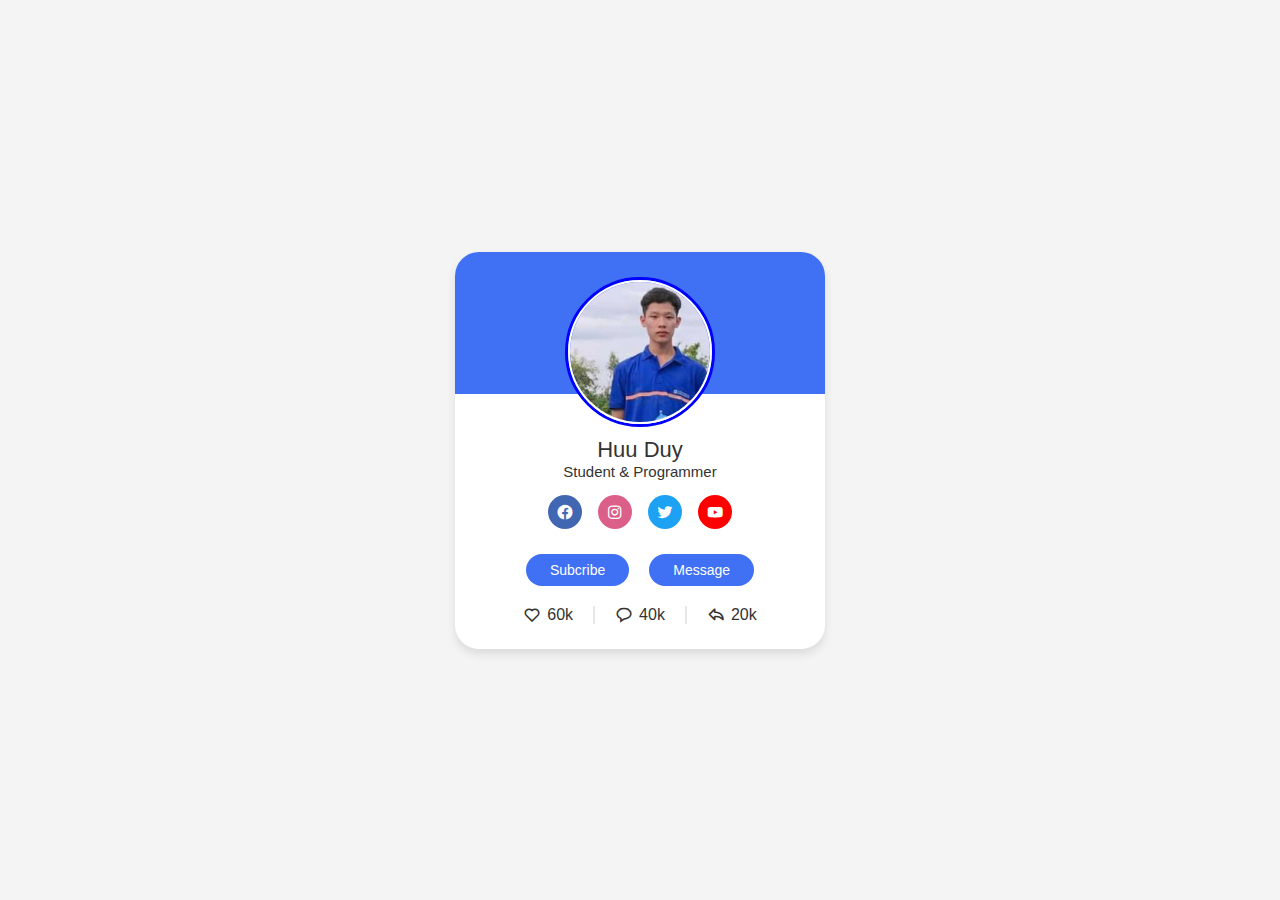
<file: Profile-card/index.html>
<!DOCTYPE html>
<html lang="en">
<head>
    <meta charset="UTF-8">
    <meta http-equiv="X-UA-Compatible" content="IE=edge">
    <meta name="viewport" content="width=device-width, initial-scale=1.0">
    <title>Profile Card UI Design</title>
    <link rel="stylesheet" href="style.css">
    <link href='https://unpkg.com/boxicons@2.1.4/css/boxicons.min.css' rel='stylesheet'>
</head>
<body>
    <div class="profile-card">
        <div class="image">
            <img src="Duy.jpg" alt="" class="img-profile">
        </div>

        <div class="text-data">
            <span class="name">Huu Duy</span>
            <span class="job">Student & Programmer</span>
        </div>

        <div class="media-button">
            <a href="#" style="background: #4267b2;" class="link"><i class='bx bxl-facebook-circle'></i></a>
            <a href="#" style="background: #db5f88;" class="link"><i class='bx bxl-instagram' ></i></a>
            <a href="#" style="background: #1da1f2;" class="link"><i class='bx bxl-twitter' ></i></a>
            <a href="#" style="background: #ff0000;" class="link"><i class='bx bxl-youtube' ></i></a>
        </div>

        <div class="buttons">
            <button class="button">Subcribe</button>
            <button class="button">Message</button>
        </div>

        <div class="analytics">
            <div class="data">
                <i class='bx bx-heart' ></i>
                <span class="number">60k</span>
            </div>
            <div class="data">
                <i class='bx bx-message-rounded' ></i>
                <span class="number">40k</span>
            </div>
            <div class="data">
                <i class='bx bx-share' ></i>
                <span class="number">20k</span>
            </div>
        </div>
    </div>
</body>
</html>
</file>
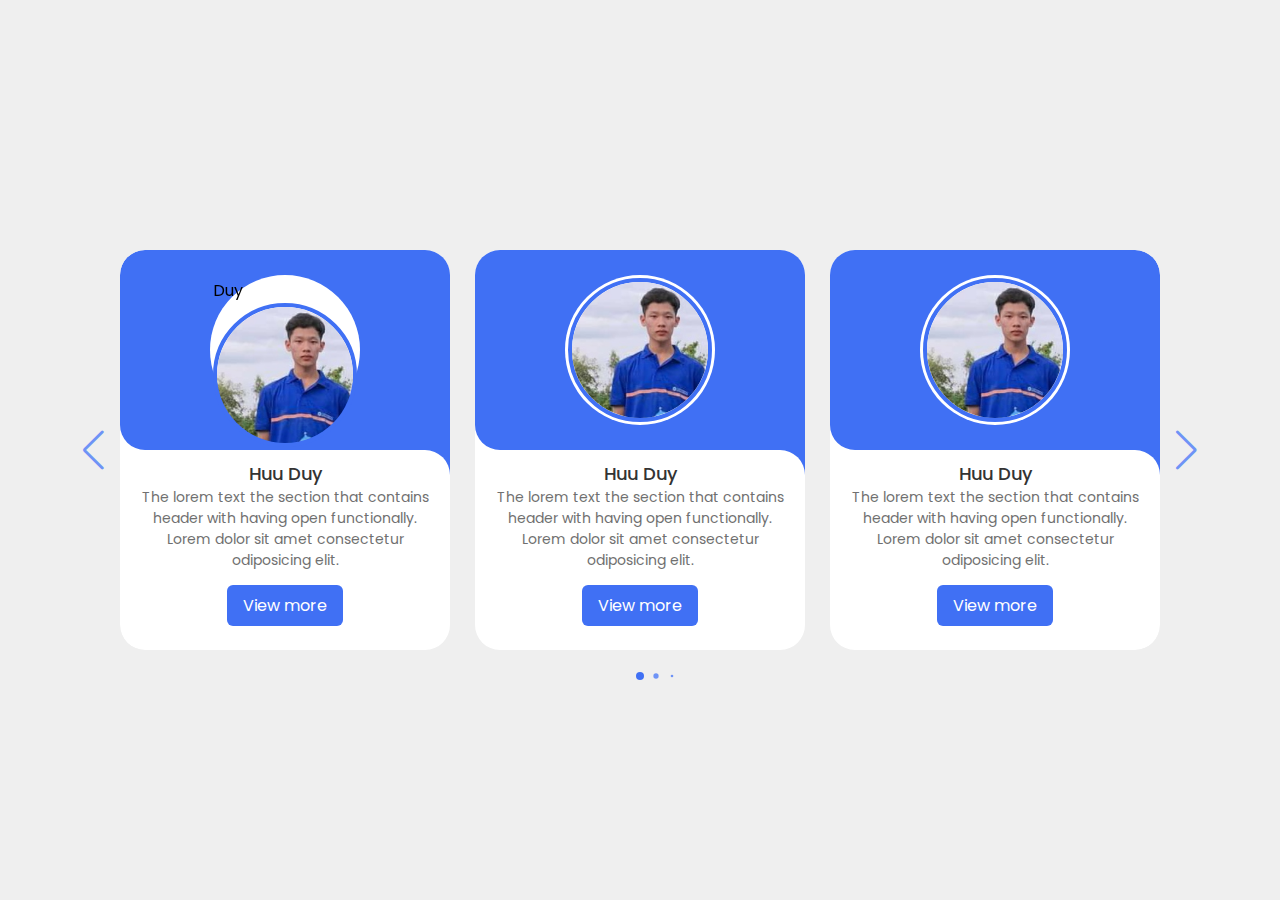
<file: Responsive Card Slider/index.html>
<!DOCTYPE html>
<html lang="en">
<head>
    <meta charset="UTF-8">
    <meta http-equiv="X-UA-Compatible" content="IE=edge">
    <meta name="viewport" content="width=device-width, initial-scale=1.0">
    <title>Card with Sliding Feature</title>
    <link rel="stylesheet" href="https://cdnjs.cloudflare.com/ajax/libs/font-awesome/6.2.0/css/all.min.css" 
    integrity="sha512-xh6O/CkQoPOWDdYTDqeRdPCVd1SpvCA9XXcUnZS2FmJNp1coAFzvtCN9BmamE+4aHK8yyUHUSCcJHgXloTyT2A==" 
    crossorigin="anonymous" referrerpolicy="no-referrer" />
    <!-- Swiper CSS -->
    <link rel="stylesheet" href="css/swiper-bundle.min.css">
    <!-- CSS -->
    <link rel="stylesheet" href="css/style.css">
</head>
<body>
    <div class="slide-container swiper">
        <div class="slide-content">
            <div class="card-wrapper swiper-wrapper">
                <div class="card swiper-slide">
                    <div class="image-content">
                        <span class="overlay"></span>
                        <div class="card-image">Duy
                            <img src="images/Duy.jpg" alt="" class="card-img">
                        </div>
                    </div>
                    <div class="card-content">
                        <h2 class="name">Huu Duy</h2>
                        <p class="decription">The lorem text the section that
                            contains header with having open functionally.
                            Lorem dolor sit amet consectetur odiposicing elit.
                        </p>
                        <button class="button">View more</button>
                    </div>
                </div>

                <div class="card swiper-slide">
                    <div class="image-content">
                        <span class="overlay"></span>
                        <div class="card-image">
                            <img src="images/Duy.jpg" alt="" class="card-img">
                        </div>
                    </div>
                    <div class="card-content">
                        <h2 class="name">Huu Duy</h2>
                        <p class="decription">The lorem text the section that
                            contains header with having open functionally.
                            Lorem dolor sit amet consectetur odiposicing elit.
                        </p>
                        <button class="button">View more</button>
                    </div>
                </div>

                <div class="card swiper-slide">
                    <div class="image-content">
                        <span class="overlay"></span>
                    <div class="card-image">
                        <img src="images/Duy.jpg" alt="" class="card-img">
                    </div>
                    </div>
                     <div class="card-content">
                    <h2 class="name">Huu Duy</h2>
                    <p class="decription">The lorem text the section that
                        contains header with having open functionally.
                        Lorem dolor sit amet consectetur odiposicing elit.
                    </p>
                    <button class="button">View more</button>
                </div>
                </div>
               
                <div class="card swiper-slide">
                    <div class="image-content">
                        <span class="overlay"></span>
                    <div class="card-image">
                        <img src="images/Duy.jpg" alt="" class="card-img">
                    </div>
                    </div>
                     <div class="card-content">
                    <h2 class="name"> Huu Duy</h2>
                    <p class="decription">The lorem text the section that
                        contains header with having open functionally.
                        Lorem dolor sit amet consectetur odiposicing elit.
                    </p>
                    <button class="button">View more</button>
                </div>
                </div>

                <div class="card swiper-slide">
                    <div class="image-content">
                        <span class="overlay"></span>
                    <div class="card-image">
                        <img src="images/Duy.jpg" alt="" class="card-img">
                    </div>
                    </div>
                     <div class="card-content">
                    <h2 class="name">Huu Duy</h2>
                    <p class="decription">The lorem text the section that
                        contains header with having open functionally.
                        Lorem dolor sit amet consectetur odiposicing elit.
                    </p>
                    <button class="button">View more</button>
                </div>
                </div>

                <div class="card swiper-slide">
                    <div class="image-content">
                        <span class="overlay"></span>
                    <div class="card-image">
                        <img src="images/Duy.jpg" alt="" class="card-img">
                    </div>
                    </div>
                     <div class="card-content">
                    <h2 class="name">Huu Duy</h2>
                    <p class="decription">The lorem text the section that
                        contains header with having open functionally.
                        Lorem dolor sit amet consectetur odiposicing elit.
                    </p>
                    <button class="button">View more</button>
                </div>
                </div>

                <div class="card swiper-slide">
                    <div class="image-content">
                        <span class="overlay"></span>
                    <div class="card-image">
                        <img src="images/Duy.jpg" alt="" class="card-img">
                    </div>
                    </div>
                     <div class="card-content">
                    <h2 class="name">Huu Duy</h2>
                    <p class="decription">The lorem text the section that
                        contains header with having open functionally.
                        Lorem dolor sit amet consectetur odiposicing elit.
                    </p>
                    <button class="button">View more</button>
                </div>
                </div>

                <div class="card swiper-slide">
                    <div class="image-content">
                        <span class="overlay"></span>
                    <div class="card-image">
                        <img src="images/Duy.jpg" alt="" class="card-img">
                    </div>
                    </div>
                     <div class="card-content">
                    <h2 class="name">Huu Duy</h2>
                    <p class="decription">The lorem text the section that
                        contains header with having open functionally.
                        Lorem dolor sit amet consectetur odiposicing elit.
                    </p>
                    <button class="button">View more</button>
                </div>
                </div>

                <div class="card swiper-slide">
                    <div class="image-content">
                        <span class="overlay"></span>
                    <div class="card-image">
                        <img src="images/Duy.jpg" alt="" class="card-img">
                    </div>
                    </div>
                     <div class="card-content">
                    <h2 class="name">Huu Duy</h2>
                    <p class="decription">The lorem text the section that
                        contains header with having open functionally.
                        Lorem dolor sit amet consectetur odiposicing elit.
                    </p>
                    <button class="button">View more</button>
                </div>
                </div>
            </div>
        </div>

        <div class="swiper-button-next swiper-navBtn"></div>
        <div class="swiper-button-prev swiper-navBtn"></div>
        <div class="swiper-pagination"></div>
    </div>
</body>
        <!-- Swipper JS -->
        <script src="js/swiper-bundle.min.js"></script>

        <script src="js/script.js"></script>
</html>
</file>
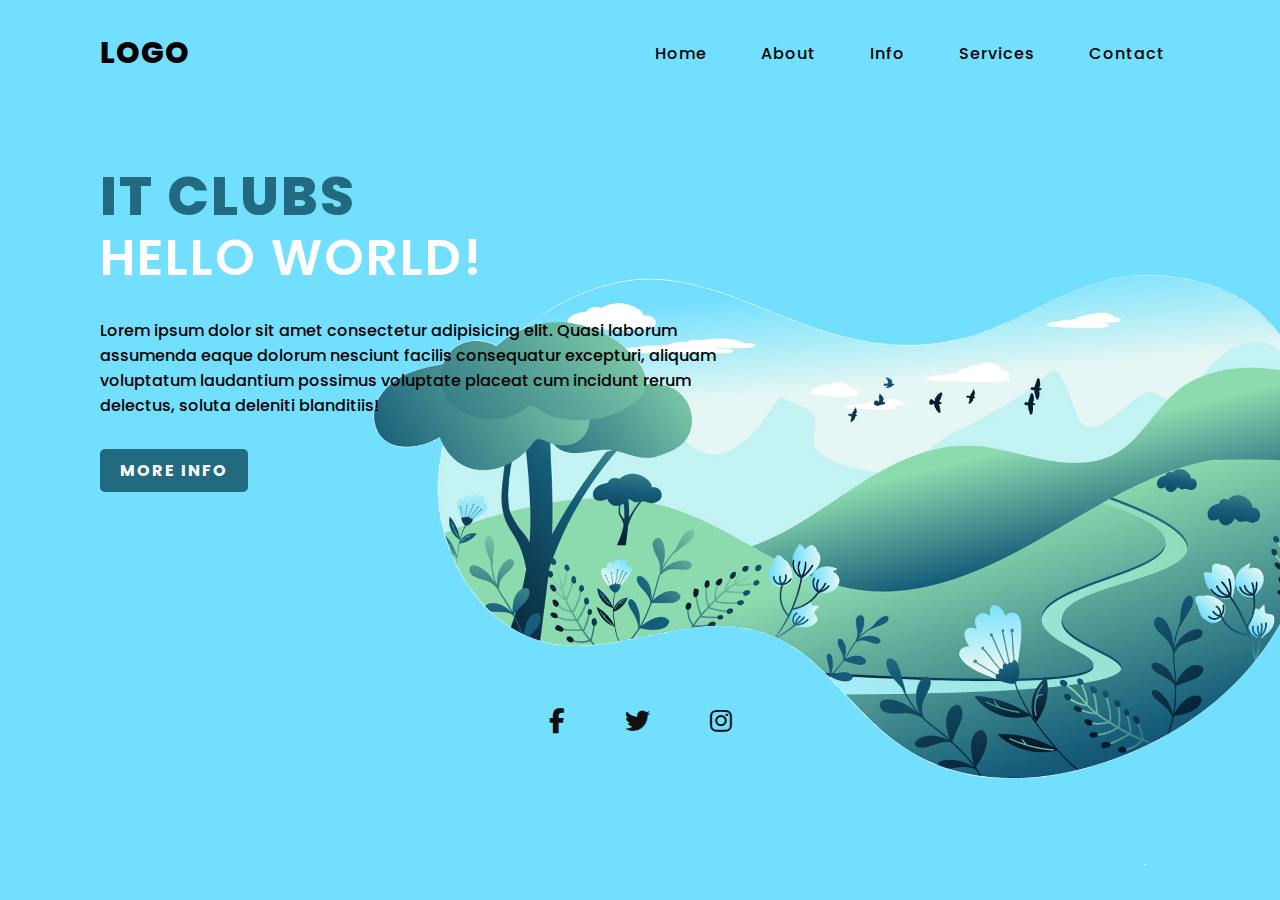
<file: task 3/index.html>
<!DOCTYPE html>
<html lang="en" dir="ltr">
  <head>
    <meta charset="UTF-8" />
    <meta http-equiv="X-UA-Compatible" content="IE=edge" />
    <meta name="viewport" content="width=device-width, initial-scale=1.0" />
    <title>Responsive Website Landing Page Design Title</title>
    <link rel="stylesheet" href="style.css" />
    <link
      rel="stylesheet"
      href="https://cdnjs.cloudflare.com/ajax/libs/font-awesome/6.2.0/css/all.min.css"
    />
  </head>
  <body>
    <section>
      <input type="checkbox" id="check" />
      <header>
        <h2><a href="#" class="logo">Logo</a></h2>
        <div class="navigation">
          <a href="#">Home</a>
          <a href="#">About</a>
          <a href="#">Info</a>
          <a href="#">Services</a>
          <a href="#">Contact</a>
        </div>
        <label for="check">
          <i class="fas fa-bars menu-btn"></i>
          <i class="fas fa-times close-btn"></i>
        </label>
      </header>
      <div class="content">
        <div class="info">
          <h2>IT Clubs<br /><span>Hello World!</span></h2>
          <p>
            Lorem ipsum dolor sit amet consectetur adipisicing elit. Quasi
            laborum assumenda eaque dolorum nesciunt facilis consequatur
            excepturi, aliquam voluptatum laudantium possimus voluptate placeat
            cum incidunt rerum delectus, soluta deleniti blanditiis!
          </p>
          <a href="#" class="info-btn">More info</a>
        </div>
      </div>
      <div class="media-icons">
        <a href="#"><i class="fab fa-facebook-f"></i></a>
        <a href="#"><i class="fab fa-twitter"></i></a>
        <a href="#"><i class="fab fa-instagram"></i></a>
      </div>
    </section>
  </body>
</html>
</file>
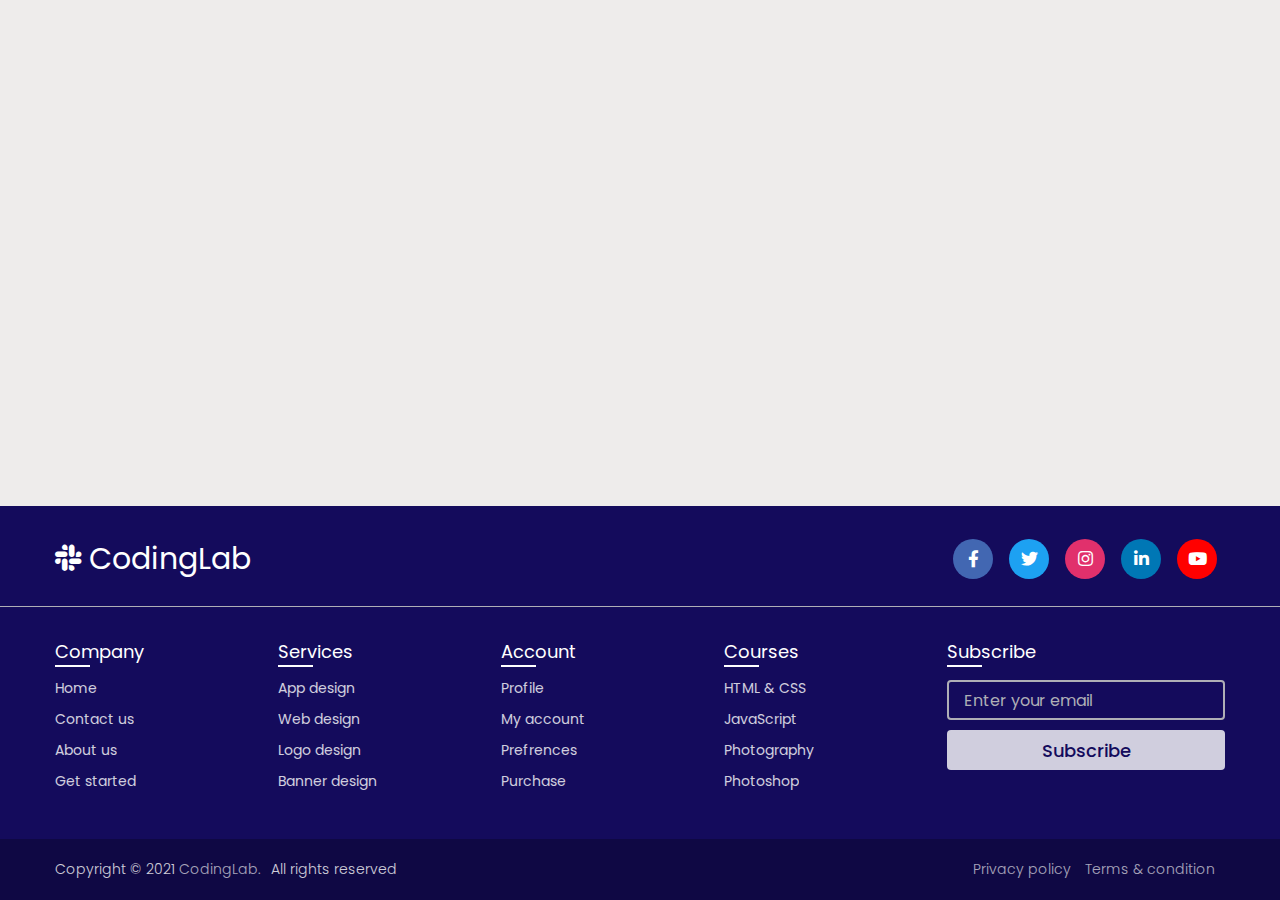
<file: Task 4/ResponsiveFooter.html>
<!DOCTYPE html>
<!-- Created By CodingLab - www.codinglabweb.com -->
<html lang="en" dir="ltr">
  <head>
    <meta charset="UTF-8">
    <!--<title> Responsive Footer | CodingLab </title>-->
    <link rel="stylesheet" href="style.css">
    <!-- Fontawesome CDN Link -->
    <link rel="stylesheet" href="https://cdnjs.cloudflare.com/ajax/libs/font-awesome/5.15.2/css/all.min.css"/>
     <meta name="viewport" content="width=device-width, initial-scale=1.0">
   </head>
<body>
  <footer>
    <div class="content">
      <div class="top">
        <div class="logo-details">
          <i class="fab fa-slack"></i>
          <span class="logo_name">CodingLab</span>
        </div>
        <div class="media-icons">
          <a href="#"><i class="fab fa-facebook-f"></i></a>
          <a href="#"><i class="fab fa-twitter"></i></a>
          <a href="#"><i class="fab fa-instagram"></i></a>
          <a href="#"><i class="fab fa-linkedin-in"></i></a>
          <a href="#"><i class="fab fa-youtube"></i></a>
        </div>
      </div>
      <div class="link-boxes">
        <ul class="box">
          <li class="link_name">Company</li>
          <li><a href="#">Home</a></li>
          <li><a href="#">Contact us</a></li>
          <li><a href="#">About us</a></li>
          <li><a href="#">Get started</a></li>
        </ul>
        <ul class="box">
          <li class="link_name">Services</li>
          <li><a href="#">App design</a></li>
          <li><a href="#">Web design</a></li>
          <li><a href="#">Logo design</a></li>
          <li><a href="#">Banner design</a></li>
        </ul>
        <ul class="box">
          <li class="link_name">Account</li>
          <li><a href="#">Profile</a></li>
          <li><a href="#">My account</a></li>
          <li><a href="#">Prefrences</a></li>
          <li><a href="#">Purchase</a></li>
        </ul>
        <ul class="box">
          <li class="link_name">Courses</li>
          <li><a href="#">HTML & CSS</a></li>
          <li><a href="#">JavaScript</a></li>
          <li><a href="#">Photography</a></li>
          <li><a href="#">Photoshop</a></li>
        </ul>
        <ul class="box input-box">
          <li class="link_name">Subscribe</li>
          <li><input type="text" placeholder="Enter your email"></li>
          <li><input type="button" value="Subscribe"></li>
        </ul>
      </div>
    </div>
    <div class="bottom-details">
      <div class="bottom_text">
        <span class="copyright_text">Copyright © 2021 <a href="#">CodingLab.</a>All rights reserved</span>
        <span class="policy_terms">
          <a href="#">Privacy policy</a>
          <a href="#">Terms & condition</a>
        </span>
      </div>
    </div>
  </footer>

</body>
</html>
</file>
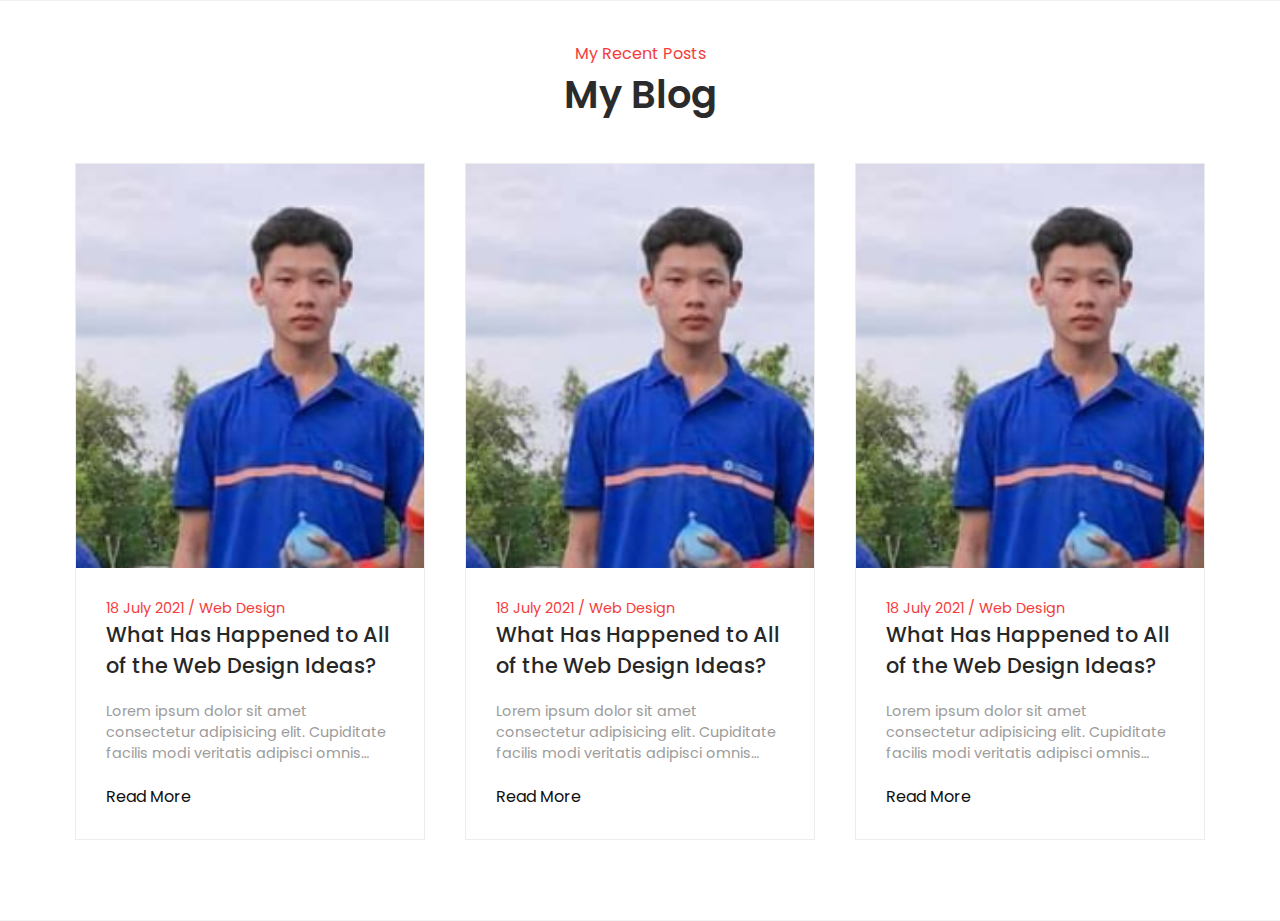
<file: Task 5/LogSection.html>
<html>
<head>
<meta charset="utf-8">
<meta http-equiv="X-UA-Compatible" content="IE-edge">
<meta name="viewport" content="width=device-width, intial-scale=1.0, maximum-scale=1.0, user-scalable=no">
<title>Blog Section</title>
<!--Stylesheet----------------------------------->
<link rel="stylesheet" type="text/css" href="style.css"/>
<!--fav-icon------------------------------------->
<link rel="shortcut icon" href="images/fav-icon.svg"/>
<!--poppins-font-family-------------------------->
<link rel="preconnect" href="https://fonts.gstatic.com">
<link href="https://fonts.googleapis.com/css2?family=Poppins:ital,wght@0,100;0,200;0,300;0,400;0,500;0,600;0,700;0,800;0,900;1,100;1,200;1,300;1,400;1,500;1,600;1,700;1,800;1,900&display=swap" rel="stylesheet">
</head>
<body>
    <!--blog-section============================================================================-->
    <section id="blog">
        <!--blog-heading--------------->
        <div class="blog-heading">
          <span>My Recent Posts</span>
          <h3>My Blog</h3>
        </div>
  
  
        <!--container---------------->
        <div class="blog-container">
  
          <!--box-1------------->
          <div class="blog-box">
  
            <!--img---->
            <div class="blog-img">
              <img alt="blog" src="Image/Duy.jpg">
            </div>
            <!--text--->
            <div class="blog-text">
              <span>18 July 2021 / Web Design</span>
              <a href="#" class="blog-title">What Has Happened to All of the Web Design Ideas?</a>
              <p>Lorem ipsum dolor sit amet consectetur adipisicing elit. Cupiditate facilis modi veritatis adipisci omnis perferendis deleniti tempore quasi? Explicabo recusandae soluta vel cum perspiciatis consequuntur dolorum distinctio minima voluptate quae?</p>
              <a href="#">Read More</a>
            </div>
  
          </div>
  
  
  
  
          <!--box-2------------->
          <div class="blog-box">
  
            <!--img---->
            <div class="blog-img">
              <img alt="blog" src="Image/Duy.jpg">
            </div>
            <!--text--->
            <div class="blog-text">
              <span>18 July 2021 / Web Design</span>
              <a href="#" class="blog-title">What Has Happened to All of the Web Design Ideas?</a>
              <p>Lorem ipsum dolor sit amet consectetur adipisicing elit. Cupiditate facilis modi veritatis adipisci omnis perferendis deleniti tempore quasi? Explicabo recusandae soluta vel cum perspiciatis consequuntur dolorum distinctio minima voluptate quae?</p>
              <a href="#">Read More</a>
            </div>
  
          </div>
  
  
  
  
          <!--box-3------------->
          <div class="blog-box">
  
            <!--img---->
            <div class="blog-img">
              <img alt="blog" src="Image/Duy.jpg">
            </div>
            <!--text--->
            <div class="blog-text">
              <span>18 July 2021 / Web Design</span>
              <a href="#" class="blog-title">What Has Happened to All of the Web Design Ideas?</a>
              <p>Lorem ipsum dolor sit amet consectetur adipisicing elit. Cupiditate facilis modi veritatis adipisci omnis perferendis deleniti tempore quasi? Explicabo recusandae soluta vel cum perspiciatis consequuntur dolorum distinctio minima voluptate quae?</p>
              <a href="#">Read More</a>
            </div>
  
          </div>
  
        </div>
  
      </section>
      
</body>
</html>
</file>
<file: Profile-card/style.css>
@import 
url('https://fonts.googleapis.com/css2?family=Roboto:wght@300;400;500;700&display=swap');
*{
    margin: 0;
    padding: 0;
    box-sizing: border-box;
    font-family: 'Poppins', sans-serif;
}

body{
    height: 100vh;
    display: flex;
    align-items: center;
    justify-content: center;
    background-color: #f4f4f4;
}

.profile-card{
    display: flex;
    flex-direction: column;
    align-items: center;
    max-width: 370px;
    width: 100%;
    background: #fff;
    box-shadow: 0px 5px 10px rgba(0, 0, 0, 0.1);
    border-radius: 24px;
    padding: 25px;  
    position: relative;
}

.profile-card::before{
    content: '';
    position: absolute;
    top: 0;
    left: 0;
    height: 36%;
    width: 100%;
    border-radius: 24px 24px 0 0;
    background-color: #4070f4; 
}

.image{
    position: relative;
    height: 150px;
    width: 150px;
    border-radius: 50%;
    border: 3px solid blue;
    margin-bottom: 10px;
}

.image .img-profile{
    height: 100%;
    width: 100%;
    object-fit: cover;
    border-radius: 50%;
    border: 2px solid white;
}

.profile-card .text-data{
    display: flex;
    flex-direction: column;
    align-items: center;
    color: #333;
}

.text-data .name{
    font-size: 22px;
    font-weight: 500;
}

.text-data .job{
    font-size: 15px;
    font-weight: 400;
}

.profile-card .media-button{
    display: flex;
    align-items: center;
    margin-top: 15px;
}

.media-button .link{
    display: flex;
    align-items: center;
    justify-content: center;
    color: #fff;
    font-size: 18px;
    height: 34px;
    width: 34px;
    border-radius: 50%;
    margin: 0 8px;
    background-color: #4070f4;
    text-decoration: none;
}

.profile-card .buttons{
    display: flex;
    align-items: center;
    margin-top: 25px;
}
 
.buttons .button{
    color: #fff;
    border: none;
    font-size: 14px;
    font-weight: none;
    border-radius: 24px;
    margin: 0 10px;
    padding: 8px 24px;
    background-color: #4070f4;
    cursor: pointer;
    transition: all 0.3s ease;
}

.buttons .button:hover{
    background-color: #0e4bf1;
}

.profile-card .analytics{
    display: flex;
    align-items: center;
    margin-top: 20px;
}
.analytics .data{
    display: flex;
    align-items: center;
    color: #333;
    padding: 0 20px;
    border-right: 2px solid #e7e7e7;
}

.data:last-child{
    border-right: none;
}

.data i{
   font-size: 18px; 
   margin-right: 6px;

}
</file>
<file: Responsive Card Slider/css/style.css>
@import url('https://fonts.googleapis.com/css2?family=Poppins:wght@300;400;500;600;700&family=Roboto:wght@300;400;500;700&display=swap');

*{
    margin: 0;
    padding: 0;
    box-sizing: border-box;
    font-family: 'Poppins', sans-serif;
}

body{
    min-height: 100vh;
    display: flex;
    align-items: center;
    justify-content: center;
    background-color: #EFEFEF;
}

.slide-container{
    max-width: 1120px;
    width: 100%;
    padding: 40px 0;
}

.slide-content{
    margin: 0 40px;
    overflow: hidden;
    border-radius: 25px;
}

.card{
    
    border-radius: 25px;
    background-color: #FFF;
}

.image-content,
 .card-content{
    display: flex;
    flex-direction: column;
    align-items: center;
    padding: 10px 14px;
}

.image-content{
    row-gap: 5px;
    position: relative;
    padding: 25px 0;
}

.overlay{
    position: absolute;
    left: 0;
    top: 0; 
    height: 100%;
    width: 100%;
    background-color: #4070f4;
    border-radius: 25px 25px 0 25px;
}

.overlay::before,
.overlay::after{
     content: '';
     position: absolute;
     right: 0;
     bottom: -40px;
     height: 40px;
     width: 40px;
     background-color: #4070f4;
}

.overlay::after{
    border-radius: 0 25px 0 0;
    background-color: #FFF;
}

.card-image{
   position: relative;
   height: 150px; 
   width: 150px;
   border-radius: 50%;
   background: #FFF;
   padding: 3px;
}

.card-image .card-img{
    height: 100%;
    width: 100%;
    object-fit: cover;
    border-radius: 50%;
    border: 4px solid #4070f4;
}

.name{
    font-size: 18px;
    font-weight: 500;
    color: #333;
}

.decription{
    font-size: 14px;
    color: #707070;
    text-align: center;
}

.button{
    border: none;
    font-size: 16px;
    color: #FFF;
    padding: 8px 16px;
    background-color: #4070f4;
    border-radius: 6px;
    margin: 14px;
    cursor: pointer;
    transition: all 0.3s ease;
}

.button:hover{
    background-color: #265DF2;
}

.swiper-navBtn{
    color: #6e93f6;
    transition: color 0.3s ease;
}

.swiper-navBtn:hover{
    color: #4070f4;
}

.swiper-navBtn::before,
.swiper-navBtn::after{
    font-size: 40px;
}

.swiper-button-next{
    right: 0;
}

.swiper-button-prev{
    left: 0;
}

.swiper-pagination-bullet{
    background-color:  #6e93f6;
    opacity: 1
}

.swiper-pagination-bullet-active{
    background-color:  #4070f4;
}

@media screen and (max-width: 768px){
    .slide-content{
        margin: 0 10px;
    }
    .swiper-navBtn{
        display: none;
    }
}
</file>
<file: task 3/style.css>
@import url("https://fonts.googleapis.com/css2?family=Poppins:wght@300;400;500;600&display=swap");

* {
  margin: 0;
  padding: 0;
  box-sizing: border-box;
  font-family: "Poppins", sans-serif;
}
section {
  position: relative;
  width: 100%;
  min-height: 100vh;
  display: flex;
  flex-direction: column;
  justify-content: flex-start;
  background: url(bg.jpg) no-repeat;
  background-size: cover;
  background-position: center;
}
header {
  position: relative;
  top: 0;
  width: 100%;
  padding: 30px 100px;
  display: flex;
  justify-content: space-between;
  align-items: center;
}
header .logo {
  position: relative;
  color: #000;
  font-size: 30px;
  text-decoration: none;
  text-transform: uppercase;
  font-weight: 800;
  letter-spacing: 1px;
}
header .navigation a {
  color: #000;
  text-decoration: none;
  font-weight: 500;
  letter-spacing: 1px;
  padding: 2px 15px;
  border-radius: 20px;
  transition: 0.3s;
  transition-property: background;
}
header .navigation a:not(:last-child) {
  margin-right: 20px;
}
header .navigation a:hover {
  background: #fff;
}
.content {
  max-width: 650px;
  margin: 60px 100px;
}
.content .info h2 {
  color: #226a80;
  font-size: 55px;
  text-transform: uppercase;
  font-weight: 800;
  letter-spacing: 2px;
  line-height: 60px;
  margin-bottom: 30px;
}

.content .info h2 span {
  color: #fff;
  font-size: 50px;
  font-weight: 600;
}
.content .info p {
  font-size: 16px;
  font-weight: 500;
  margin-bottom: 40px;
}
.content .info-btn {
  color: #fff;
  background: #226a80;
  text-decoration: none;
  text-transform: uppercase;
  font-weight: 700;
  letter-spacing: 2px;
  padding: 10px 20px;
  border-radius: 5px;
  transition: 0.3s;
  transition-property: background;
}
.content .info-btn:hover {
  background: #0c4f60;
}
.media-icons {
  display: flex;
  justify-content: center;
  align-items: center;
  margin: auto;
}
.media-icons a {
  position: relative;
  color: #111;
  font-size: 25px;
  transition: 0.3s;
  transition-property: transform;
}
.media-icons a:not(:last-child) {
  margin-right: 60px;
}
.media-icons a:hover {
  transform: scale(1.5);
}

label {
  display: none;
}

#check {
  z-index: 3;
  display: none;
}
/* Responsive Styles */
@media (max-width: 960px) {
  header .navigation {
    display: none;
  }
  label {
    display: block;
    font-size: 25px;
    cursor: pointer;
    transition: 0.3s;
    transition-property: color;
  }
  label:hover {
    color: #fff;
  }
  label .close-btn {
    display: none;
  }
  #check:checked ~ header .navigation {
    z-index: 2;
    position: fixed;
    background: rgba(114, 223, 255, 0.9);
    top: 0;
    bottom: 0;
    left: 0;
    right: 0;
    display: flex;
    flex-direction: column;
    justify-content: center;
    align-items: center;
  }
  #check:checked ~ header .navigation a {
    font-weight: 700;
    margin-right: 0;
    margin-bottom: 50px;
    letter-spacing: 2px;
  }
  #check:checked ~ header label .menu-btn {
    display: none;
  }

  #check:checked ~ header label .close-btn {
    z-index: 2;
    display: block;
    position: fixed;
  }
  label .menu-btn {
    position: absolute;
  }
  header .logo {
    position: absolute;
    bottom: -6px;
  }
  .content .info h2 {
    font-size: 45px;
    line-height: 50px;
  }
  .content .info h2 span {
    font-size: 40px;
    font-weight: 600;
  }
  .content p {
    font-size: 14px;
  }
}
@media (max-width: 560px) {
  .content .info h2 {
    font-size: 35px;
    line-height: 40px;
  }
  .content .info h2 span {
    font-size: 30px;
    font-weight: 600;
  }
  .content p {
    font-size: 14px;
  }
}
</file>
<file: Task 4/style.css>
@import url('https://fonts.googleapis.com/css2?family=Poppins:wght@200;300;400;500;600;700&display=swap');
*{
  margin: 0;
  padding: 0;
  box-sizing: border-box;
  font-family: "Poppins" , sans-serif;
}
body{
  min-height: 100vh;
  width: 100%;
  background: #EEECEB;
}
footer{
  position: fixed;
  background: #140B5C;
  width: 100%;
  bottom: 0;
  left: 0;
}
footer::before{
  content: '';
  position: absolute;
  left: 0;
  top: 100px;
  height: 1px;
  width: 100%;
  background: #AFAFB6;
}
footer .content{
  max-width: 1250px;
  margin: auto;
  padding: 30px 40px 40px 40px;
}
footer .content .top{
  display: flex;
  align-items: center;
  justify-content: space-between;
  margin-bottom: 50px;
}
.content .top .logo-details{
  color: #fff;
  font-size: 30px;
}
.content .top .media-icons{
  display: flex;
}
.content .top .media-icons a{
  height: 40px;
  width: 40px;
  margin: 0 8px;
  border-radius: 50%;
  text-align: center;
  line-height: 40px;
  color: #fff;
  font-size: 17px;
  text-decoration: none;
  transition: all 0.4s ease;
}
.top .media-icons a:nth-child(1){
  background: #4267B2;
}
.top .media-icons a:nth-child(1):hover{
  color: #4267B2;
  background: #fff;
}
.top .media-icons a:nth-child(2){
  background: #1DA1F2;
}
.top .media-icons a:nth-child(2):hover{
  color: #1DA1F2;
  background: #fff;
}
.top .media-icons a:nth-child(3){
  background: #E1306C;
}
.top .media-icons a:nth-child(3):hover{
  color: #E1306C;
  background: #fff;
}
.top .media-icons a:nth-child(4){
  background: #0077B5;
}
.top .media-icons a:nth-child(4):hover{
  color: #0077B5;
  background: #fff;
}
.top .media-icons a:nth-child(5){
  background: #FF0000;
}
.top .media-icons a:nth-child(5):hover{
  color: #FF0000;
  background: #fff;
}
footer .content .link-boxes{
  width: 100%;
  display: flex;
  justify-content: space-between;
}
footer .content .link-boxes .box{
  width: calc(100% / 5 - 10px);
}
.content .link-boxes .box .link_name{
  color: #fff;
  font-size: 18px;
  font-weight: 400;
  margin-bottom: 10px;
  position: relative;
}
.link-boxes .box .link_name::before{
  content: '';
  position: absolute;
  left: 0;
  bottom: -2px;
  height: 2px;
  width: 35px;
  background: #fff;
}
.content .link-boxes .box li{
  margin: 6px 0;
  list-style: none;
}
.content .link-boxes .box li a{
  color: #fff;
  font-size: 14px;
  font-weight: 400;
  text-decoration: none;
  opacity: 0.8;
  transition: all 0.4s ease
}
.content .link-boxes .box li a:hover{
  opacity: 1;
  text-decoration: underline;
}
.content .link-boxes .input-box{
  margin-right: 55px;
}
.link-boxes .input-box input{
  height: 40px;
  width: calc(100% + 55px);
  outline: none;
  border: 2px solid #AFAFB6;
  background: #140B5C;
  border-radius: 4px;
  padding: 0 15px;
  font-size: 15px;
  color: #fff;
  margin-top: 5px;
}
.link-boxes .input-box input::placeholder{
  color: #AFAFB6;
  font-size: 16px;
}
.link-boxes .input-box input[type="button"]{
  background: #fff;
  color: #140B5C;
  border: none;
  font-size: 18px;
  font-weight: 500;
  margin: 4px 0;
  opacity: 0.8;
  cursor: pointer;
  transition: all 0.4s ease;
}
.input-box input[type="button"]:hover{
  opacity: 1;
}
footer .bottom-details{
  width: 100%;
  background: #0F0844;
}
footer .bottom-details .bottom_text{
  max-width: 1250px;
  margin: auto;
  padding: 20px 40px;
  display: flex;
  justify-content: space-between;
}
.bottom-details .bottom_text span,
.bottom-details .bottom_text a{
  font-size: 14px;
  font-weight: 300;
  color: #fff;
  opacity: 0.8;
  text-decoration: none;
}
.bottom-details .bottom_text a:hover{
  opacity: 1;
  text-decoration: underline;
}
.bottom-details .bottom_text a{
  margin-right: 10px;
}
@media (max-width: 900px) {
  footer .content .link-boxes{
    flex-wrap: wrap;
  }
  footer .content .link-boxes .input-box{
    width: 40%;
    margin-top: 10px;
  }
}
@media (max-width: 700px){
  footer{
    position: relative;
  }
  .content .top .logo-details{
    font-size: 26px;
  }
  .content .top .media-icons a{
    height: 35px;
    width: 35px;
    font-size: 14px;
    line-height: 35px;
  }
  footer .content .link-boxes .box{
    width: calc(100% / 3 - 10px);
  }
  footer .content .link-boxes .input-box{
    width: 60%;
  }
  .bottom-details .bottom_text span,
  .bottom-details .bottom_text a{
    font-size: 12px;
  }
}
@media (max-width: 520px){
  footer::before{
    top: 145px;
  }
  footer .content .top{
    flex-direction: column;
  }
  .content .top .media-icons{
    margin-top: 16px;
  }
  footer .content .link-boxes .box{
    width: calc(100% / 2 - 10px);
  }
  footer .content .link-boxes .input-box{
    width: 100%;
  }
}
</file>
<file: Task 5/style.css>
*{
    margin: 0px;
    padding: 0px;
    font-family: poppins;
    box-sizing: border-box;
}
ul{
    list-style: none;
}
a{
    text-decoration: none;
}
 
body{
    margin: 0px;
    padding: 0px;
    font-family: poppins;
    background-color: rgba(255, 255, 255, 0.15);
}
 
/*--blog--------------------------*/
#blog{
    display: flex;
    flex-direction: column;
    justify-content: center;
    align-items: center;
    padding: 40px;
    border-top: 1px solid rgba(0, 0, 0, 0.05);
    border-bottom: 1px solid rgba(0, 0, 0, 0.05);
}
.blog-heading{
    display: flex;
    flex-direction: column;
    justify-content: center;
    align-items: center;
 
}
.blog-heading span{
    color: #f33c3c;
}
.blog-heading h3{
    font-size: 2.4rem;
    color: #2b2b2b;
    font-weight: 600;
}
.blog-container{
    display: flex;
    justify-content: center;
    align-items: center;
    margin: 20px 0px;
    flex-wrap: wrap;
}
 
.blog-box{
    width:350px;
    background-color: #ffffff;
    border: 1px solid #ececec;
    margin: 20px 20px;
 
}
.blog-img{
    width:100%;
    height: auto;
}
.blog-img img{
    width:100%;
    height: 100%;
    object-fit: cover;
    object-position: center;
}
.blog-text{
    padding: 30px;
    display: flex;
    flex-direction: column;
}
.blog-text span{
    color: #f33c3c;
    font-size: 0.9rem;
}
.blog-text .blog-title{
    font-size: 1.3rem;
    font-weight: 500;
    color: #272727;
}
.blog-text p{
    color: #9b9b9b;
    font-size: 0.9rem;
    display: -webkit-box;
    -webkit-line-clamp: 3;
    -webkit-box-orient: vertical;
    overflow: hidden;
    text-overflow: ellipsis;
    margin: 20px 0px;
}
.blog-text a{
    color: #0f0f0f;
}
.blog-text a:hover{
    color: #c74242;
    transition: all ease 0.3s;
}
 
 
@media(max-width:1250px){
 
    .blog-box{
        width: 300px;
    }
} 
@media(max-width:1100px){
    .blog-box{
        width:70%;
    }
}
 
@media(max-width:550px){
   
    .blog-box{
        margin: 20px 10px;
        width: 100%;
    }
    #blog{
        padding:20px;
    }
}
</file>
